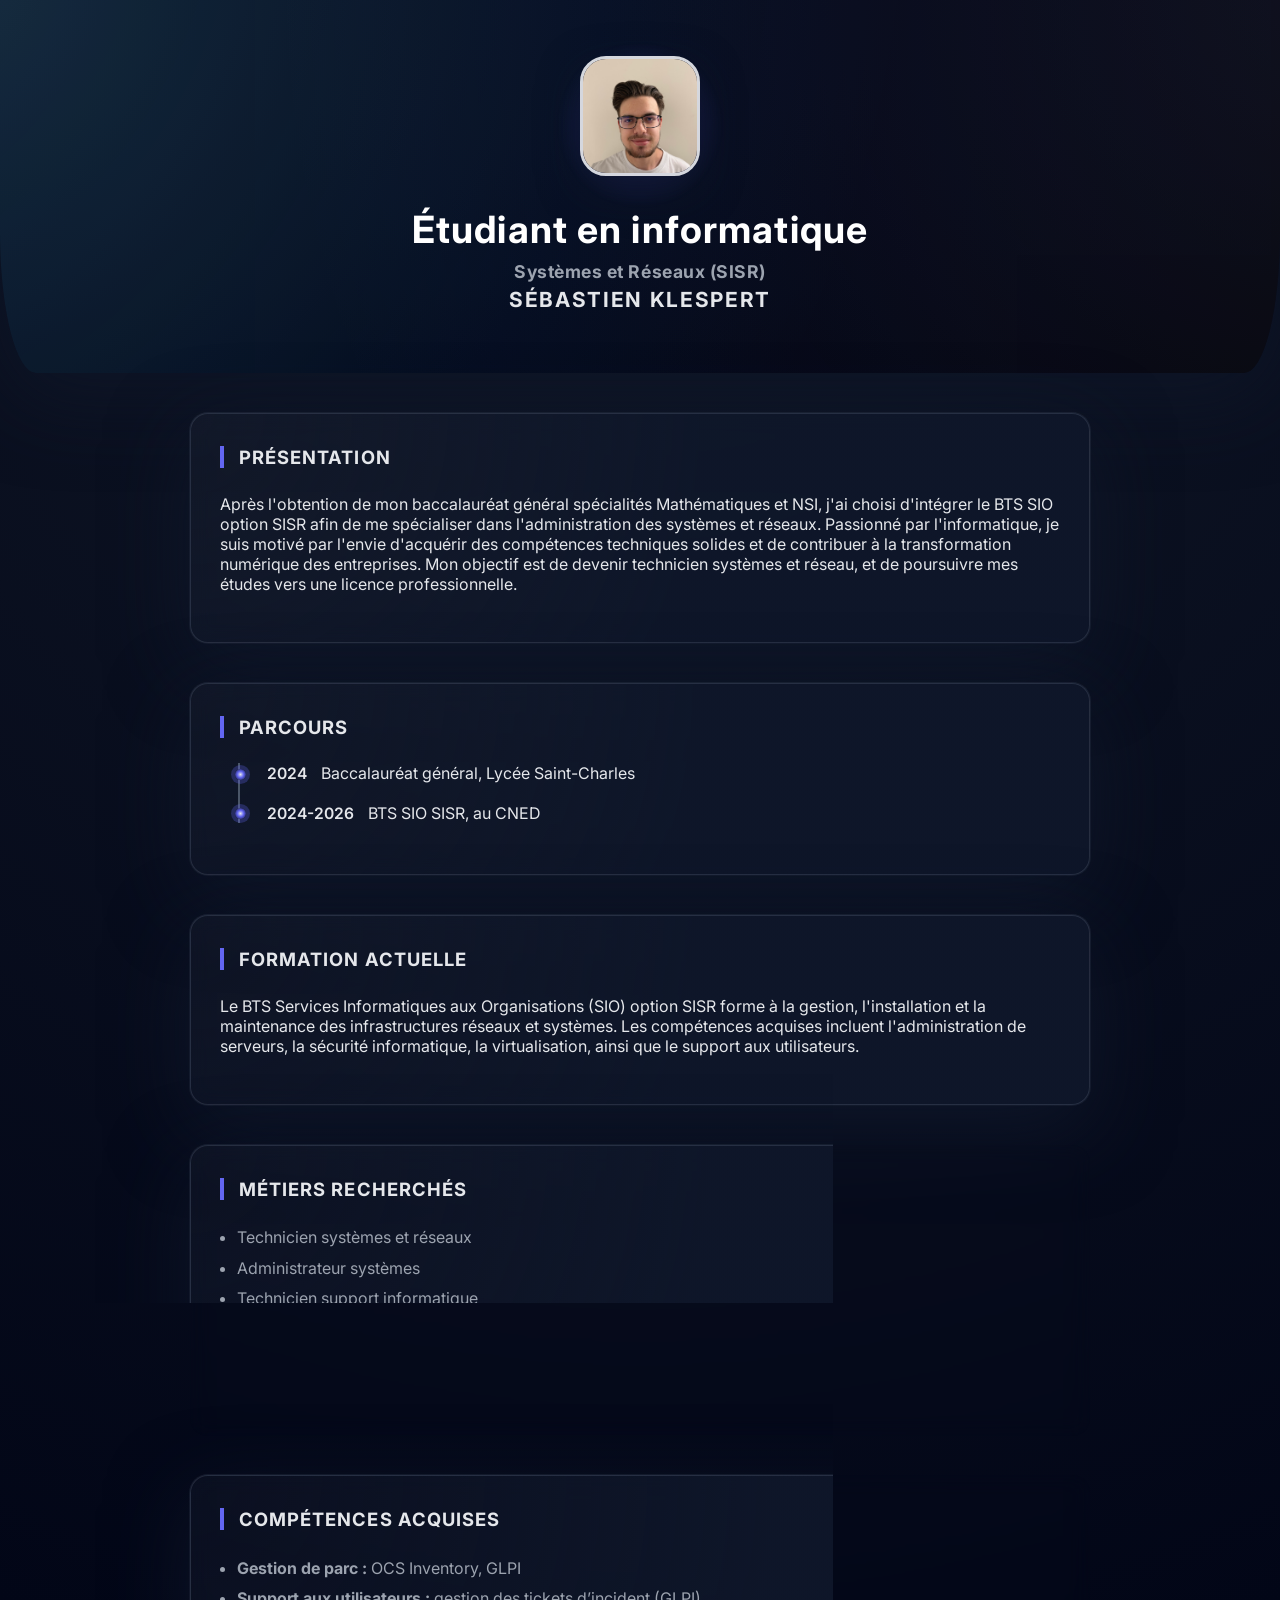
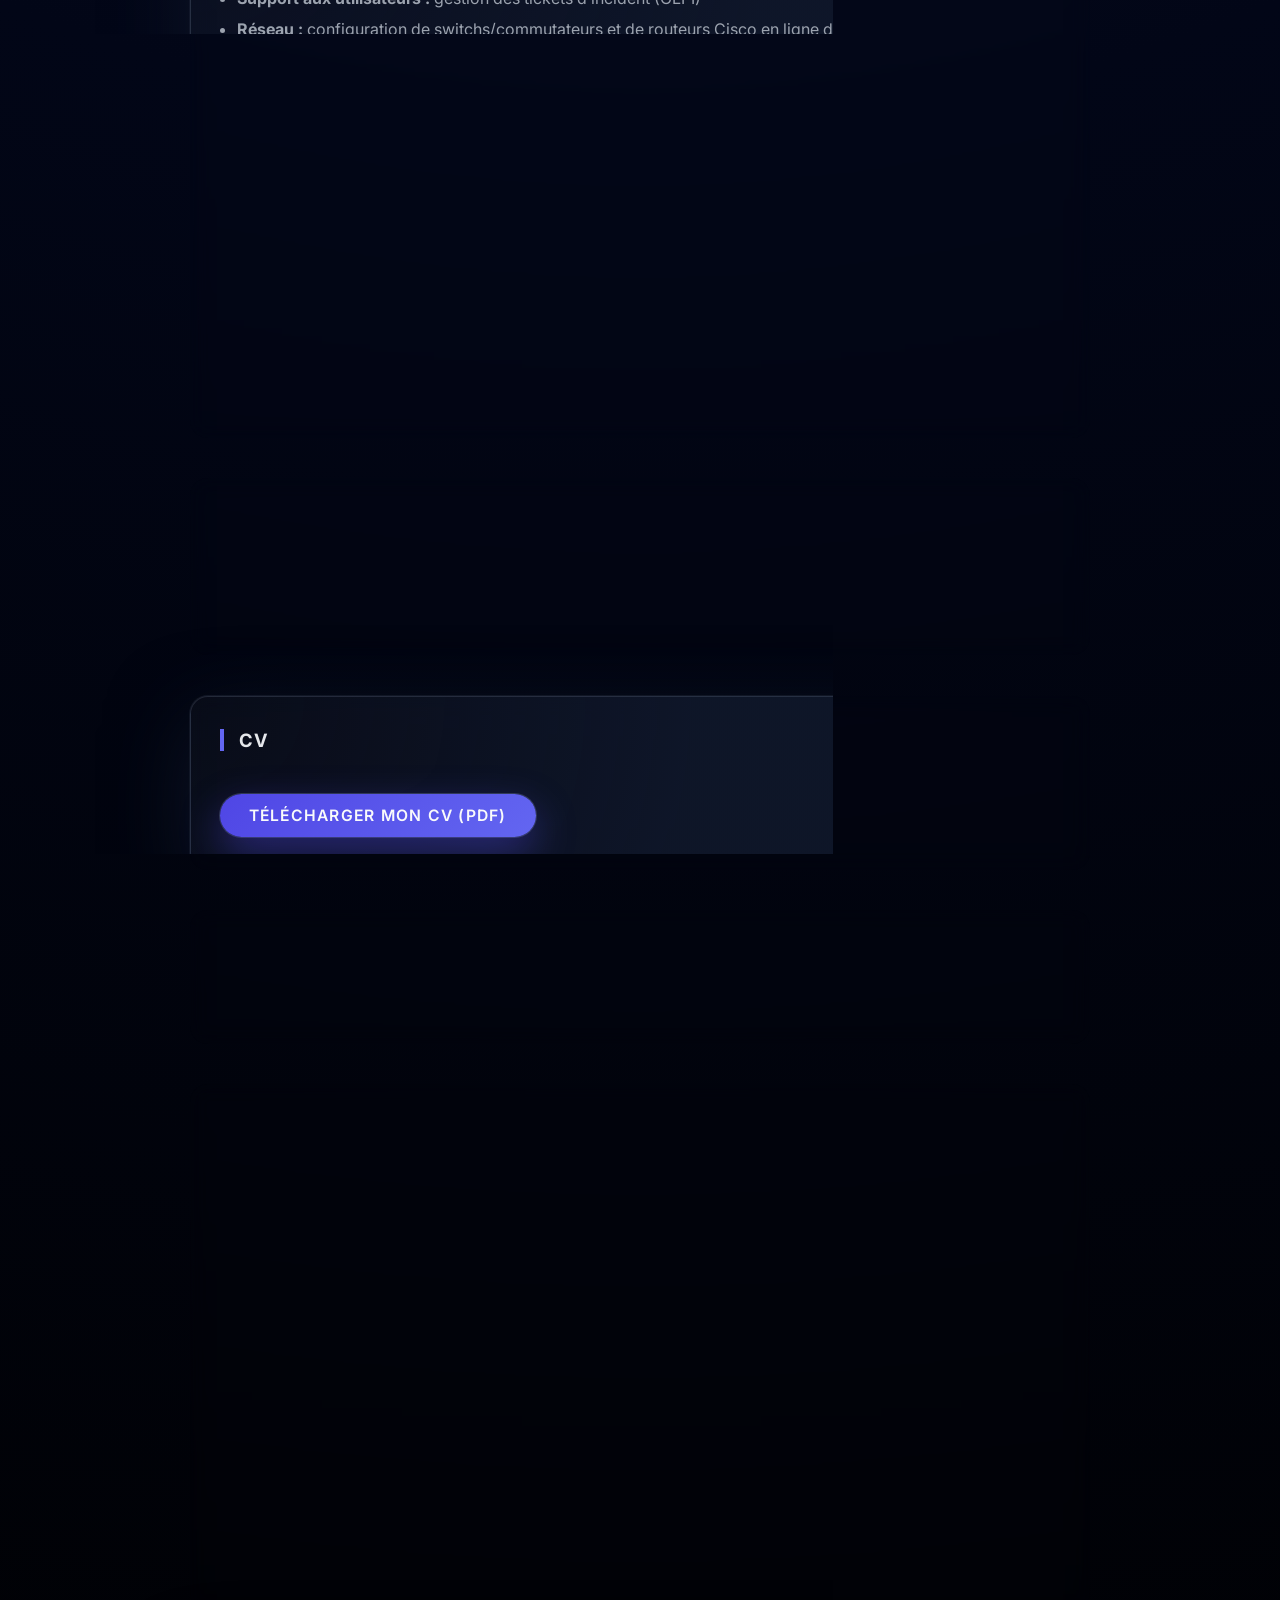
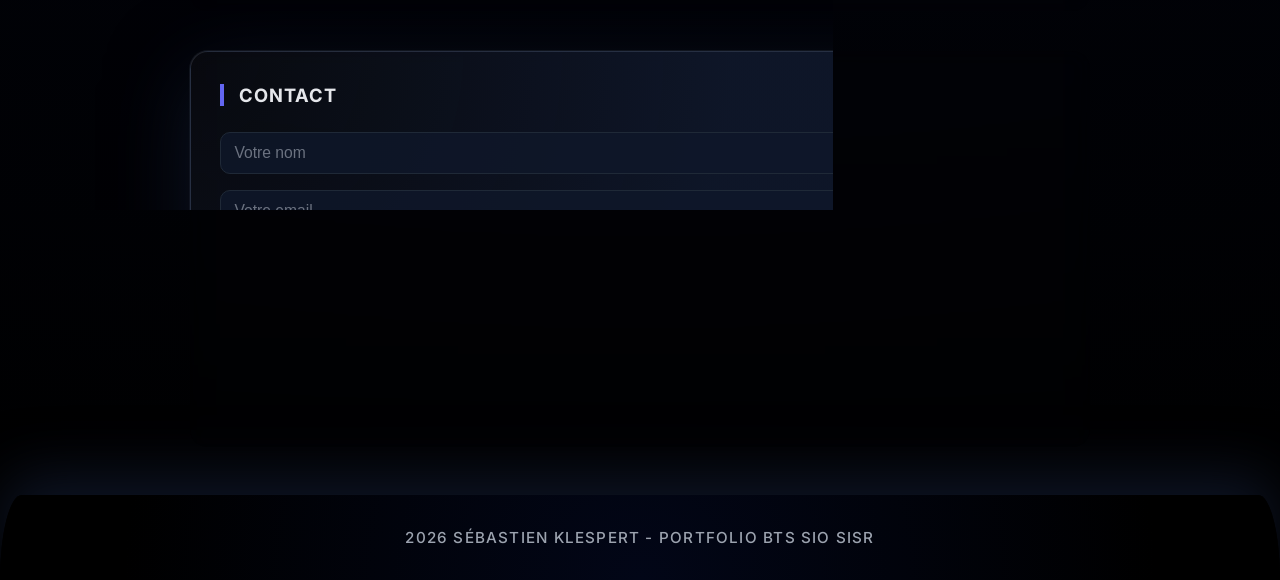
<file: index.html>
<!DOCTYPE html>
<html lang="fr">
<head>
    <meta charset="UTF-8">
    <meta name="viewport" content="width=device-width, initial-scale=1.0">
    <title>Portfolio - Étudiant SISR</title>
    <link rel="stylesheet" href="style.css">
</head>
<body>
    <!-- Entête -->
    <header>
        <img src="assets/photo.jpg" alt="Photo de profil" class="photo-profil">
        <h1>Étudiant en informatique</h1>
        <h2>Systèmes et Réseaux (SISR)</h2>
        <p class="nom">Sébastien KLESPERT</p>
    </header>

    <!-- Présentation personnelle -->
    <section>
        <h3>Présentation</h3>
        <p>
            Après l'obtention de mon baccalauréat général spécialités Mathématiques et NSI, j'ai choisi d'intégrer le BTS SIO option SISR afin de me spécialiser dans l'administration des systèmes et réseaux. Passionné par l'informatique, je suis motivé par l'envie d'acquérir des compétences techniques solides et de contribuer à la transformation numérique des entreprises. Mon objectif est de devenir technicien systèmes et réseau, et de poursuivre mes études vers une licence professionnelle.
        </p>
    </section>

    <!-- Historique du parcours -->
    <section>
        <h3>Parcours</h3>
        <div class="timeline">
            <div class="timeline-item">
                <span class="timeline-date">2024</span>
                <span>Baccalauréat général, Lycée Saint-Charles</span>
            </div>
            <div class="timeline-item">
                <span class="timeline-date">2024-2026</span>
                <span>BTS SIO SISR, au CNED</span>
            </div>
            <!-- Ajoute ici tes expériences pro si besoin -->
        </div>
    </section>

    <!-- Formation actuelle -->
    <section>
        <h3>Formation actuelle</h3>
        <p>
            Le BTS Services Informatiques aux Organisations (SIO) option SISR forme à la gestion, l'installation et la maintenance des infrastructures réseaux et systèmes. Les compétences acquises incluent l'administration de serveurs, la sécurité informatique, la virtualisation, ainsi que le support aux utilisateurs.
        </p>
    </section>

    <!-- Métiers recherchés -->
    <section>
        <h3>Métiers recherchés</h3>
        <ul>
            <li>Technicien systèmes et réseaux</li>
            <li>Administrateur systèmes</li>
            <li>Technicien support informatique</li>
        </ul>
        <p>
            Je m'intéresse particulièrement au métier <strong>de technicien systèmes et réseau</strong>, car il combine gestion technique et résolution de problèmes complexes. <br>
            <a href="https://drive.google.com/file/d/1WDDbqxFNLMNxs05x6AWESnA1yeuXv3iz/view?usp=sharing" target="_blank">Voir la carte heuristique</a>
        </p>
    </section>

    <!-- Compétences -->
<section>
    <h3>Compétences acquises</h3>
    <ul>
        <li><strong>Gestion de parc :</strong> OCS Inventory, GLPI</li>
        <li><strong>Support aux utilisateurs :</strong> gestion des tickets d’incident (GLPI)</li>
        <li><strong>Réseau :</strong> configuration de switchs/commutateurs et de routeurs Cisco en ligne de commande (CLI)</li>

        <li><strong>Système et réseau :</strong>
            <ul>
                <li>Installation et configuration de base d’OS : Windows, Debian, Ubuntu</li>
                <li>Gestion des comptes et groupes utilisateurs locaux : Windows 11, Debian, Ubuntu Desktop</li>
                <li>Gestion des comptes, groupes et GPO dans un domaine Active Directory</li>
                <li>Gestion des services d’impression et de sauvegarde : Microsoft Windows Server</li>
                <li>Installation du service Web : Apache 2 (Debian)</li>
                <li>Installation de bases de données : MariaDB (Debian)</li>
            </ul>
        </li>

        <li><strong>Outils et management d'infrastructure :</strong>
            <ul>
                <li>Intégration, configuration et management de pare-feu via FortiOS, FortiManager et FortiAnalyzer</li>
                <li>Maîtrise du logiciel HPE Intelligent Management Center pour la gestion de switchs Aruba</li>
                <li>Maîtrise du logiciel Remote Desktop Manager pour la gestion de tout type d'équipements réseau (switchs, routeurs, pare-feu)</li>
            </ul>
        </li>
    </ul>
</section>

    <!-- Projets (vignettes) -->
    <section>
        <h3>Projets</h3>
        <div class="vignettes">
            <a href="stage1.html" class="vignette">
                <div>Projet de stage</div>
            </a>
            <a href="atelier1-2.html" class="vignette">
                <div>Atelier 1-2 de professionalisation</div>
            </a>
        </div>
    </section>

    <!-- CV -->
    <section>
        <h3>CV</h3>
        <a href="assets/cv.pdf" target="_blank" class="btn">Télécharger mon CV (PDF)</a>
    </section>
    <section>
        <h3>Tableau de synthèse</h3>
        <a href="tableau de synthese.html" class="vignette">Tabkeau de synthèse</a>
    </section>
 <!-- Veille informationnelle -->
<section>
    <h3>Ma veille informationnelle</h3>

    <p>
        Je suis quotidiennement les publications de l'<a href="https://cyber.gouv.fr/" target="_blank"><strong>ANSSI</strong></a>
        et du <a href="https://www.cert.ssi.gouv.fr/" target="_blank"><strong>CERT-FR</strong></a>.
        J'effectue également une veille via <a href="https://www.linkedin.com/" target="_blank"><strong>LinkedIn</strong></a>
        afin de suivre les actualités du secteur IT, les retours d'expérience et les évolutions technologiques.
    </p>

    <ul>
        <li>
            <strong>Vigilance ANSSI</strong> : Suivi des cybermenaces ciblant les SI critiques et recommandations de durcissement (hardening) des pare-feux et switchs.
        </li>
        <li>
            <strong>Alertes CERT-FR</strong> : CVE Fortigate, failles Aruba, exploitation active de protocoles réseau (DHCP spoofing, VLAN hopping).
        </li>
        <li>
            <strong>LinkedIn</strong> : Suivi d'experts en cybersécurité, administrateurs systèmes et réseaux, ainsi que des actualités des entreprises du secteur.
        </li>
        <li>
            <strong>YouTube - Micode</strong> :
            <a href="https://www.youtube.com/@Micode" target="_blank">Micode</a>
            propose des analyses sur la cybersécurité, les enquêtes numériques et les technologies émergentes.
        </li>
        <li>
            <strong>YouTube - Underscore_</strong> :
            <a href="https://www.youtube.com/@Underscore_" target="_blank">Underscore_</a>
            aborde les sujets liés à l'infrastructure, aux réseaux, au cloud et à la sécurité informatique.
        </li>
    </ul>

    <p>
        Cette veille me permet d'anticiper les failles de sécurité, de suivre l'évolution des technologies réseaux et cybersécurité,
        et d'appliquer rapidement les bonnes pratiques ainsi que les correctifs sur les infrastructures que j'administre.
    </p>
</section>

    <!-- Contact -->
    <section>
        <h3>Contact</h3>
        <form action="sebastien.klespert@gmail.com" method="POST" enctype="text/plain">
            <input type="text" name="name" placeholder="Votre nom" required>
            <input type="email" name="email" placeholder="Votre email" required>
            <textarea name="message" placeholder="Votre message" required></textarea>
            <button type="submit">Envoyer</button>
        </form>
    </section>

    <footer>
        <p>2026 Sébastien KLESPERT - Portfolio BTS SIO SISR</p>
    </footer>
</body>
</html>
</file>
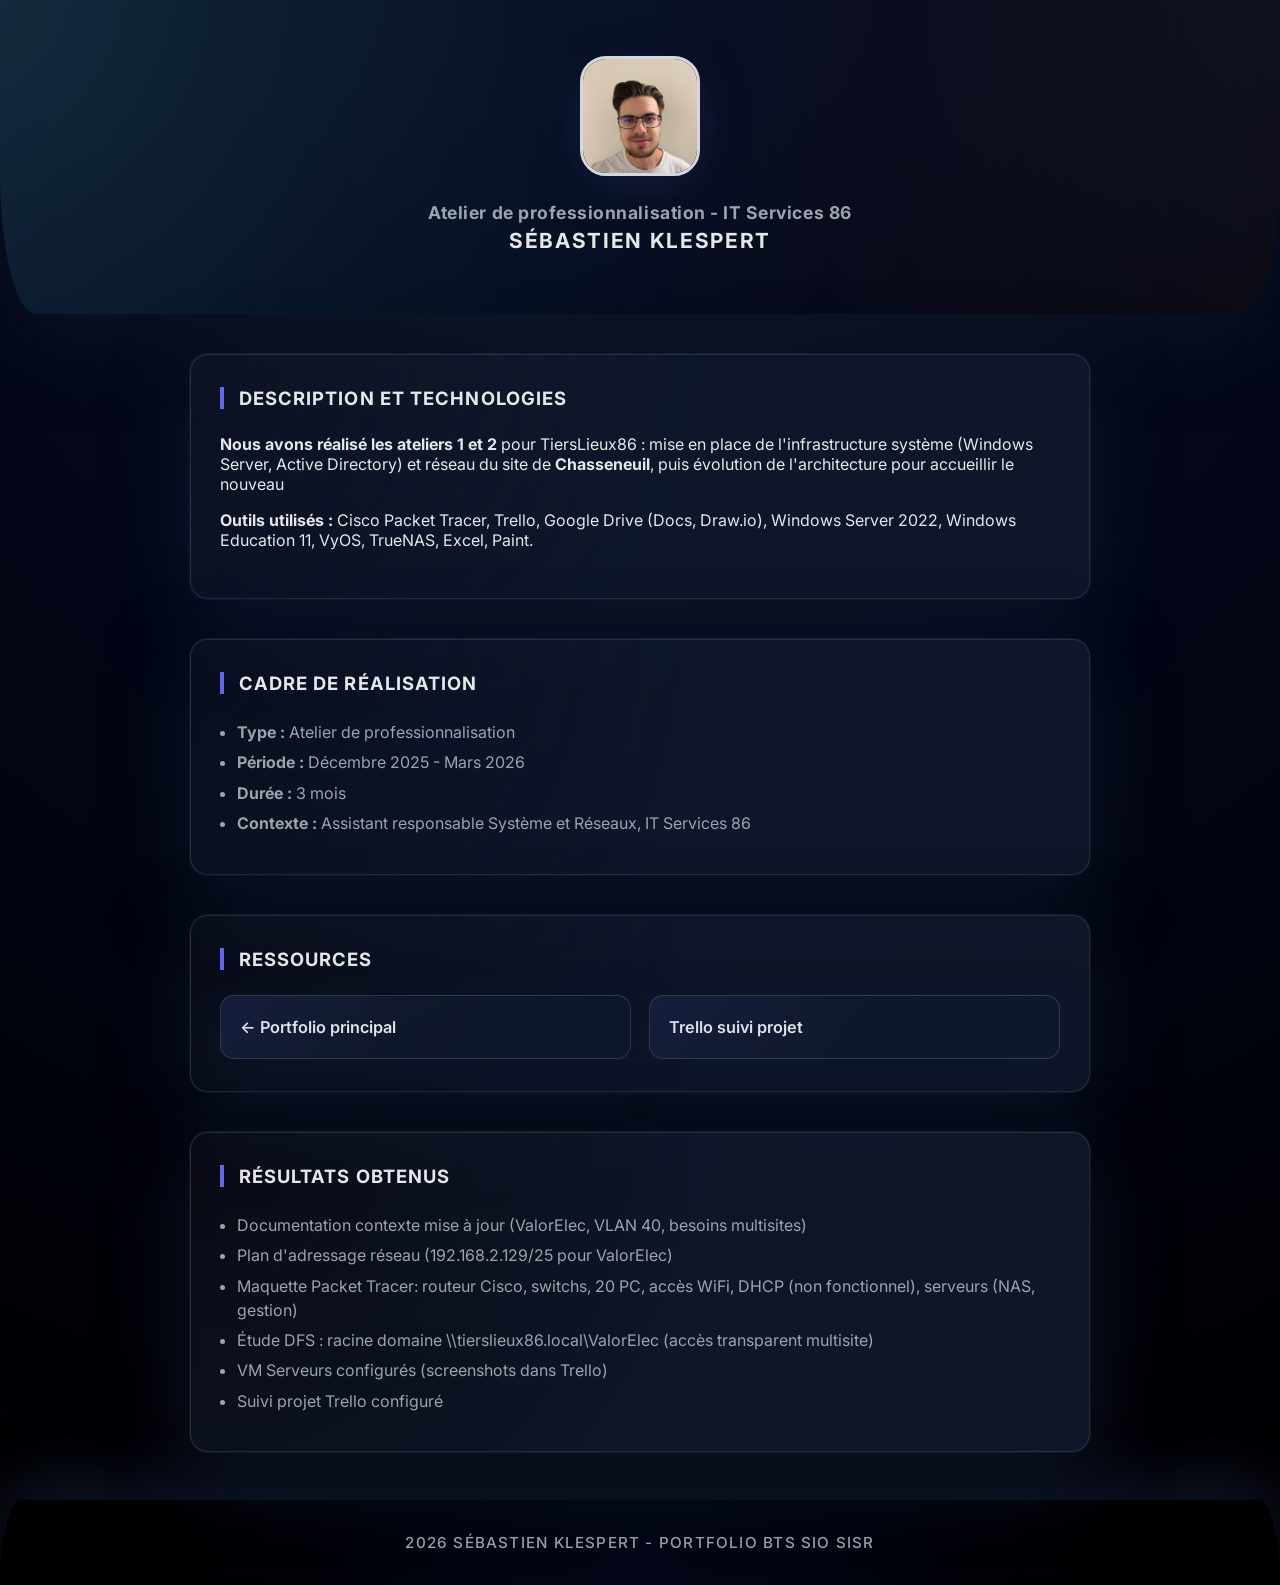
<file: atelier1-2.html>
<!DOCTYPE html>
<html lang="fr">
<head>
    <meta charset="UTF-8">
    <meta name="viewport" content="width=device-width, initial-scale=1.0">
    <title>Atelier 1-2 de professionalisation - Portfolio Sébastien Klespert</title>
    <link rel="stylesheet" href="style.css">
</head>
<body>
    <header>
        <img src="assets/photo.jpg" alt="Photo de profil" class="photo-profil">
        <h2>Atelier de professionnalisation - IT Services 86</h2>
        <p class="nom">Sébastien KLESPERT</p>
    </header>

<section>
    <h3>Description et technologies</h3>
    <p>
        <strong>Nous avons réalisé les ateliers 1 et 2</strong> pour TiersLieux86 : mise en place 
        de l'infrastructure système (Windows Server, Active Directory) et réseau du site de 
        <strong>Chasseneuil</strong>, puis évolution de l'architecture pour accueillir le nouveau 
    </p>
    <p><strong>Outils utilisés :</strong> Cisco Packet Tracer, Trello, Google Drive (Docs, Draw.io), Windows Server 2022, Windows Education 11, VyOS, TrueNAS, Excel, Paint.</p>
</section>

    <section>
        <h3>Cadre de réalisation</h3>
        <ul>
            <li><strong>Type :</strong> Atelier de professionnalisation</li>
            <li><strong>Période :</strong> Décembre 2025 - Mars 2026</li>
            <li><strong>Durée :</strong> 3 mois</li>
            <li><strong>Contexte :</strong> Assistant responsable Système et Réseaux, IT Services 86</li>
        </ul>
    </section>

<section>
    <h3>Ressources</h3>
    <div class="vignettes">
        <a href="https://sklespert.github.io/portfolio/" class="vignette">
            <div>← Portfolio principal</div>
        </a>
        <a href="https://trello.com/invite/b/69c9ac25f9203654609b2003/ATTIa1a81873d9d763b6406865cc815923e37C8AEB21/atelier-1-et-2-de-professionalisation" class="vignette" target="_blank">
            <div>Trello suivi projet</div>
        </a>
    </div>
</section>

    <section>
        <h3>Résultats obtenus</h3>
        <ul>
            <li>Documentation contexte mise à jour (ValorElec, VLAN 40, besoins multisites)</li>
            <li>Plan d'adressage réseau (192.168.2.129/25 pour ValorElec)</li>
            <li>Maquette Packet Tracer: routeur Cisco, switchs, 20 PC, accès WiFi, DHCP (non fonctionnel), serveurs (NAS, gestion)</li>
            <li>Étude DFS : racine domaine \\tierslieux86.local\ValorElec (accès transparent multisite)</li>
            <li>VM Serveurs configurés (screenshots dans Trello)</li>
            <li>Suivi projet Trello configuré</li>
        </ul>
    </section>

    <footer>
        <p>2026 Sébastien KLESPERT - Portfolio BTS SIO SISR</p>
    </footer>
</body>
</html>
</file>
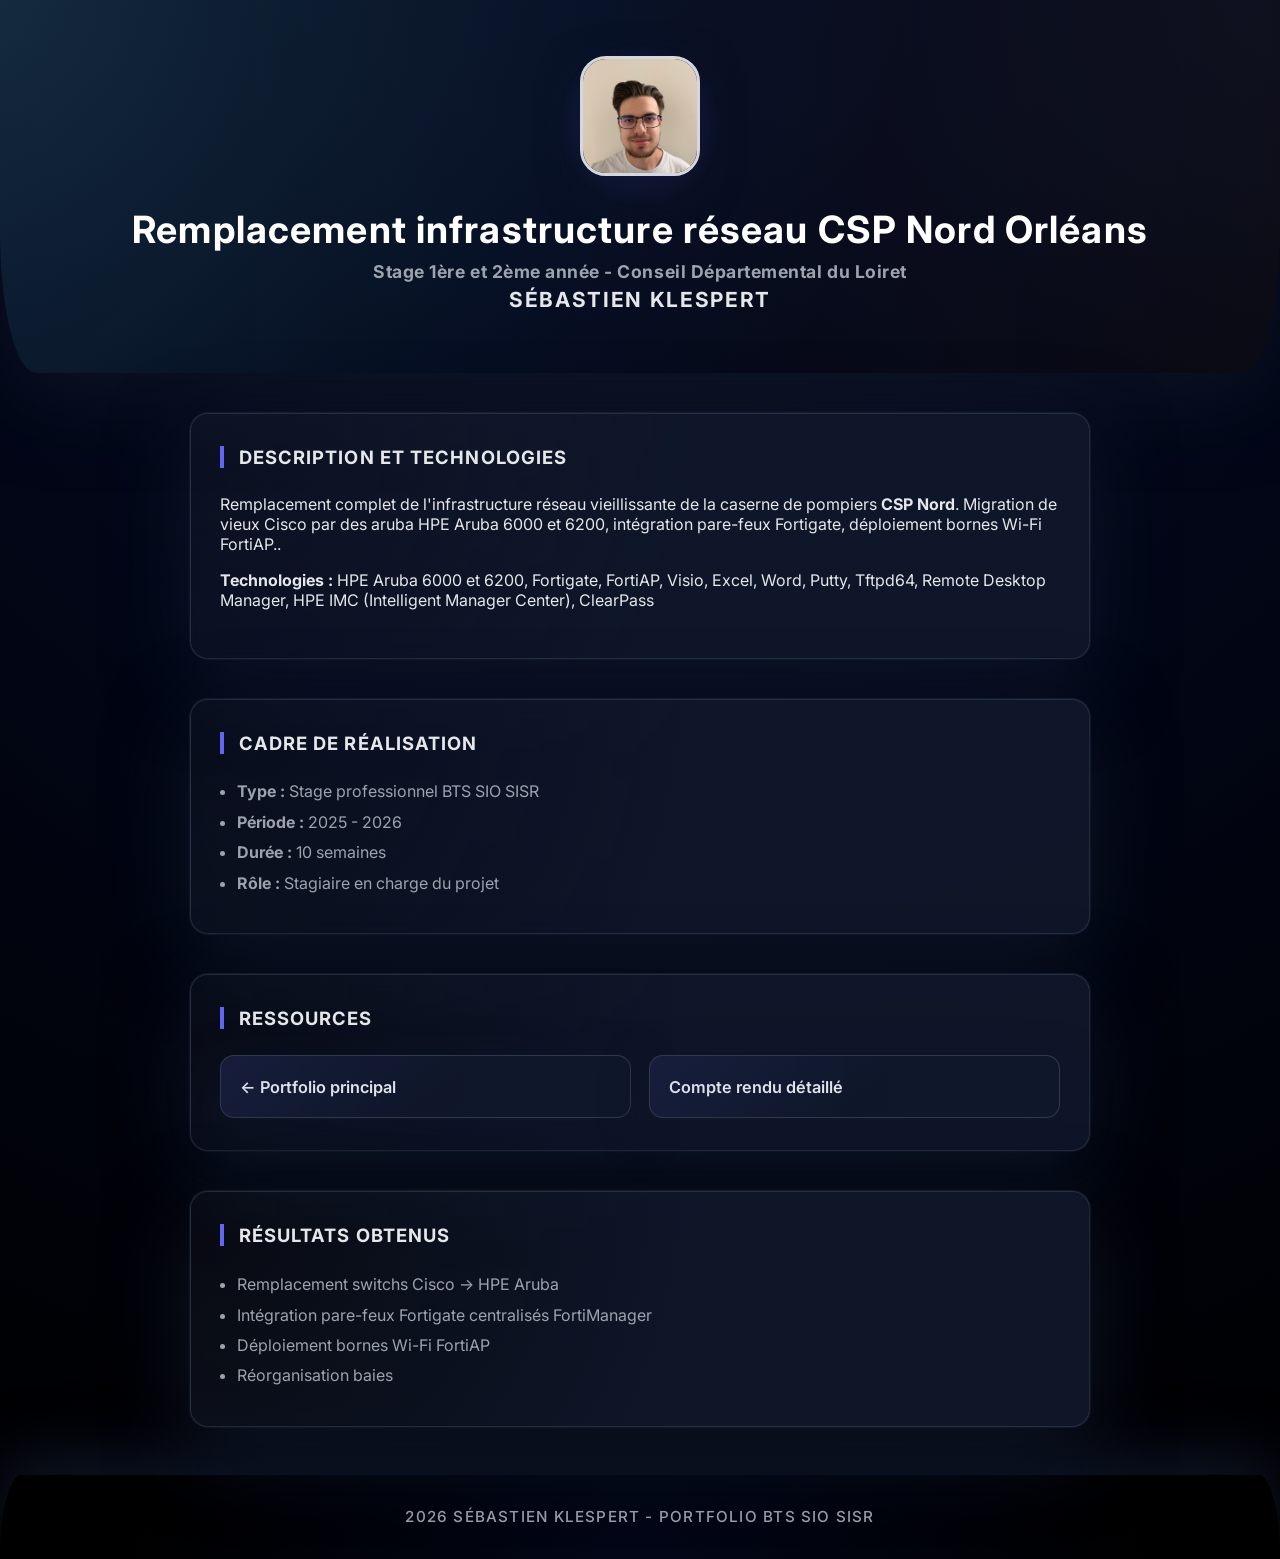
<file: stage1.html>
<!DOCTYPE html>
<html lang="fr">
<head>
    <meta charset="UTF-8">
    <meta name="viewport" content="width=device-width, initial-scale=1.0">
    <title>Stage 1 - CSP Nord - Portfolio Sébastien Klespert</title>
    <link rel="stylesheet" href="style.css">
</head>
<body>
    <header>
        <img src="assets/photo.jpg" alt="Photo de profil" class="photo-profil">
        <h1>Remplacement infrastructure réseau CSP Nord Orléans</h1>
        <h2>Stage 1ère et 2ème année - Conseil Départemental du Loiret</h2>
        <p class="nom">Sébastien KLESPERT</p>
    </header>

    <section>
        <h3>Description et technologies</h3>
        <p>
            Remplacement complet de l'infrastructure réseau vieillissante de la caserne de pompiers 
            <strong>CSP Nord</strong>. Migration de vieux Cisco par des aruba HPE Aruba 6000 et 6200, intégration pare-feux 
            Fortigate, déploiement bornes Wi-Fi FortiAP..
        </p>
        <p><strong>Technologies :</strong> HPE Aruba 6000 et 6200, Fortigate, FortiAP, Visio, Excel, Word, Putty, Tftpd64, Remote Desktop Manager, HPE IMC (Intelligent Manager Center), ClearPass</p>
    </section>

    <section>
        <h3>Cadre de réalisation</h3>
        <ul>
            <li><strong>Type :</strong> Stage professionnel BTS SIO SISR</li>
            <li><strong>Période :</strong> 2025 - 2026</li>
            <li><strong>Durée :</strong> 10 semaines</li>
            <li><strong>Rôle :</strong> Stagiaire en charge du projet</li>
        </ul>
    </section>

    <section>
        <h3>Ressources</h3>
        <div class="vignettes">
            <a href="https://sklespert.github.io/portfolio/" class="vignette">
                <div>← Portfolio principal</div>
            </a>
            <a href="https://docs.google.com/document/d/1rq5ygzq3wE39WxMRUkR_lGFbIdAd3ZWE4OXmo5t6Drg/edit?usp=sharing" class="vignette" target="_blank">
                <div>Compte rendu détaillé</div>
            </a>
        </div>
    </section>

    <section>
        <h3>Résultats obtenus</h3>
        <ul>
            <li>Remplacement switchs Cisco → HPE Aruba</li>
            <li>Intégration pare-feux Fortigate centralisés FortiManager</li>
            <li>Déploiement bornes Wi-Fi FortiAP</li>
            <li>Réorganisation baies</li>
        </ul>
    </section>

    <footer>
        <p>2026 Sébastien KLESPERT - Portfolio BTS SIO SISR</p>
    </footer>
</body>
</html>
</file>
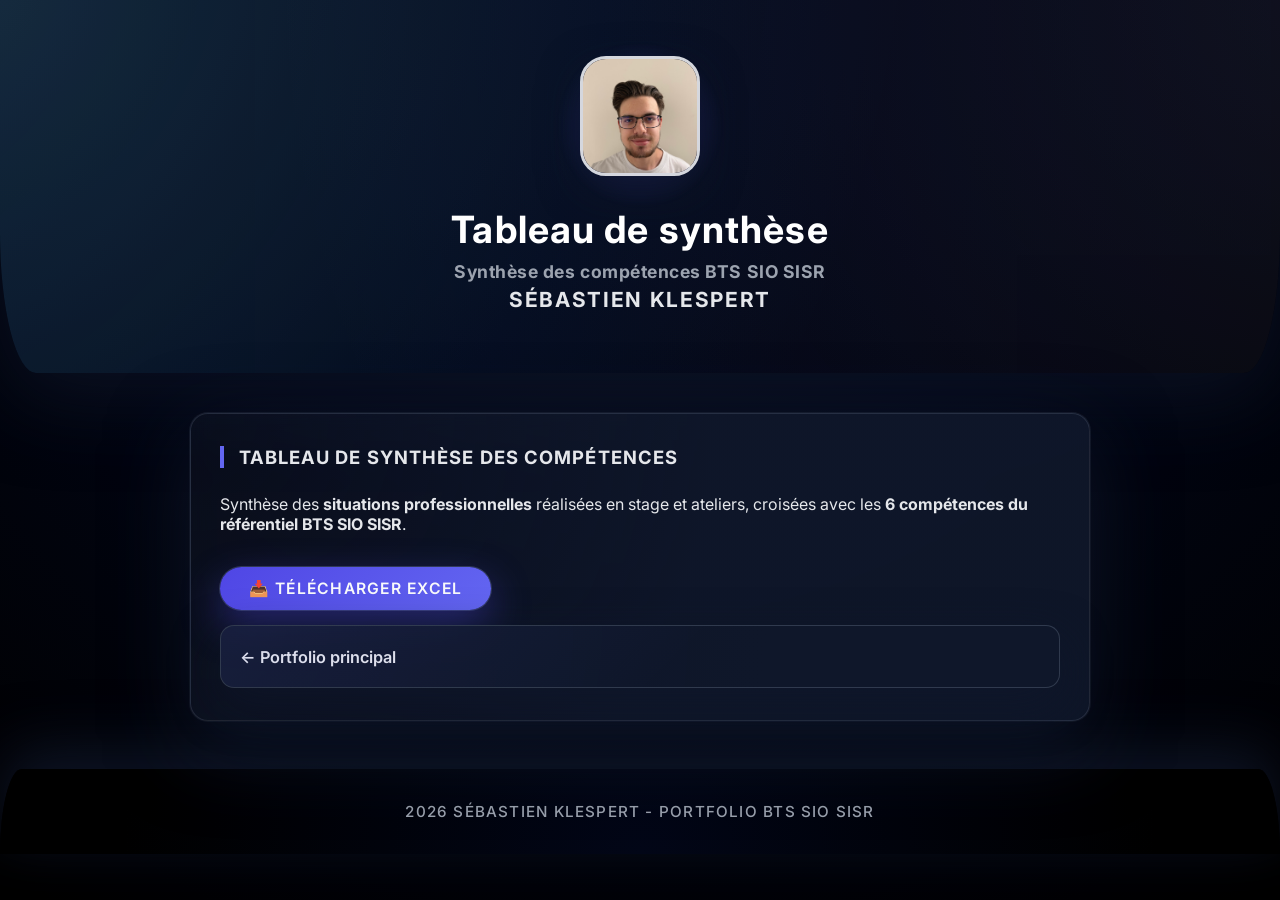
<file: tableau de synthese.html>
<!DOCTYPE html>
<html lang="fr">
<head>
    <meta charset="UTF-8">
    <meta name="viewport" content="width=device-width, initial-scale=1.0">
    <title>Tableau de synthèse - Portfolio Sébastien Klespert</title>
    <link rel="stylesheet" href="style.css">
</head>
<body>
    <header>
        <img src="assets/photo.jpg" alt="Photo de profil" class="photo-profil">
        <h1>Tableau de synthèse</h1>
        <h2>Synthèse des compétences BTS SIO SISR</h2>
        <p class="nom">Sébastien KLESPERT</p>
    </header>

    <section>
        <h3>Tableau de synthèse des compétences</h3>
        <p>
            Synthèse des <strong>situations professionnelles</strong> réalisées en stage et ateliers,
            croisées avec les <strong>6 compétences du référentiel BTS SIO SISR</strong>.
        </p>
        <p style="font-size: 0.9rem; color: var(--text-muted); margin-top: 1rem;">
            <a href="assets/Tableau de synthèse.xlsx" rel="noopener" class="btn">📥 Télécharger Excel</a>
        </p>
        <div class="vignettes">
        <a href="https://sklespert.github.io/portfolio/" class="vignette">
            <div>← Portfolio principal</div>
        </a>
    </section>
    <footer>
        <p>2026 Sébastien KLESPERT - Portfolio BTS SIO SISR</p>
    </footer>
</body>
</html>
</file>
<file: style.css>
@import url('https://fonts.googleapis.com/css2?family=Inter:wght@400;600;700&display=swap');

:root {
    --bg: #050816;
    --bg-soft: #0f172a;
    --card: #0b1220;
    --accent: #6366f1;
    --accent-soft: rgba(99,102,241,0.16);
    --accent-strong: rgba(99,102,241,0.45);
    --text-main: #e5e7eb;
    --text-muted: #9ca3af;
    --border-subtle: #1f2937;
}

* {
    box-sizing: border-box;
}

body {
    font-family: 'Inter', Arial, sans-serif;
    margin: 0;
    padding: 0;
    background: radial-gradient(circle at top, #111827 0, #020617 45%, #000 100%);
    color: var(--text-main);
    min-height: 100vh;
}

/* HEADER HERO */

header {
    background: radial-gradient(circle at top left, #111827 0, #020617 45%, #000 100%);
    color: #fff;
    text-align: center;
    padding: 3.5rem 1rem 2.5rem 1rem;
    border-bottom-left-radius: 36px 11vw;
    border-bottom-right-radius: 36px 11vw;
    box-shadow: 0 24px 80px rgba(15,23,42,0.65);
    position: relative;
    overflow: hidden;
}

/* légère texture “glow” dans le header */
header::before {
    content: "";
    position: absolute;
    inset: -40%;
    background:
        radial-gradient(circle at 10% 0, rgba(56,189,248,0.22) 0, transparent 55%),
        radial-gradient(circle at 80% 20%, rgba(129,140,248,0.18) 0, transparent 55%);
    opacity: 0.7;
    pointer-events: none;
}

/* gradient derrière la photo */
header::after {
    content: "";
    position: absolute;
    width: 180px;
    height: 180px;
    top: 2.2rem;
    left: 50%;
    transform: translateX(-50%);
    background: radial-gradient(circle, rgba(79,70,229,0.35) 0, transparent 65%);
    filter: blur(2px);
    z-index: 0;
}

.photo-profil {
    width: 120px;
    height: 120px;
    border-radius: 26px;
    border: 3px solid rgba(248,250,252,0.85);
    margin-bottom: 1.1rem;
    object-fit: cover;
    box-shadow: 0 14px 40px rgba(15,23,42,0.65);
    position: relative;
    z-index: 1;
}

/* petit badge “status” */
.photo-profil::after {
    content: "";
}

/* nom + sous-titre */

.nom {
    font-size: 1.3rem;
    margin-top: 0.3rem;
    font-weight: 700;
    letter-spacing: 0.08em;
    text-transform: uppercase;
    color: #e5e7eb;
    position: relative;
    z-index: 1;
}

h1, h2 {
    margin: 0.25em 0;
    font-weight: 700;
    letter-spacing: 0.03em;
    position: relative;
    z-index: 1;
}

h1 {
    font-size: 2.35rem;
}

h2 {
    font-size: 1.1rem;
    color: #9ca3af;
}

/* SECTION CARDS */

section {
    max-width: 900px;
    margin: 2.5rem auto;
    background: radial-gradient(circle at top left, rgba(148,163,184,0.05) 0, rgba(15,23,42,0.95) 55%);
    border-radius: 18px;
    padding: 2rem 1.8rem;
    box-shadow:
        0 24px 80px rgba(15,23,42,0.85),
        0 0 0 1px rgba(148,163,184,0.12);
    position: relative;
    z-index: 1;
    transition: transform 0.25s ease, box-shadow 0.25s ease, border 0.25s ease;
    border: 1px solid rgba(148,163,184,0.18);
    backdrop-filter: blur(10px);
}

section::before {
    content: "";
    position: absolute;
    inset: -1px;
    border-radius: inherit;
    padding: 1px;
    background: linear-gradient(135deg, rgba(129,140,248,0.4), rgba(56,189,248,0.1));
    opacity: 0;
    transition: opacity 0.25s ease;
    z-index: -1;
}

section:hover {
    transform: translateY(-4px);
    box-shadow:
        0 32px 100px rgba(15,23,42,0.95),
        0 0 0 1px rgba(129,140,248,0.3);
}

section:hover::before {
    opacity: 1;
}

h3 {
    color: #e5e7eb;
    margin-top: 0;
    font-size: 1.15rem;
    border-left: 4px solid var(--accent);
    padding-left: 0.8em;
    margin-bottom: 1.4em;
    letter-spacing: 0.06em;
    text-transform: uppercase;
}

/* TIMELINE */

.timeline {
    border-left: 2px solid rgba(148,163,184,0.45);
    margin-left: 18px;
    padding-left: 18px;
    position: relative;
}

.timeline-item {
    margin-bottom: 1.2rem;
    position: relative;
    padding-left: 0.6rem;
}

.timeline-item::before {
    content: "";
    position: absolute;
    left: -23px;
    top: 0.35rem;
    width: 11px;
    height: 11px;
    border-radius: 999px;
    background: radial-gradient(circle, #e5e7eb 0, var(--accent) 40%, #020617 100%);
    box-shadow: 0 0 0 4px rgba(99,102,241,0.28);
}

.timeline-date {
    font-weight: 600;
    color: #e5e7eb;
    margin-right: 10px;
    font-size: 0.98em;
}

.timeline-item p {
    margin: 0.25rem 0 0.15rem 0;
    color: var(--text-muted);
}

/* LISTES */

ul {
    padding-left: 1.1em;
    margin: 0.4rem 0 0 0;
}

ul li {
    margin-bottom: 0.4em;
    line-height: 1.5;
    color: var(--text-muted);
}

/* VIGNETTES / PROJETS */

.vignettes {
    display: flex;
    gap: 1.1rem;
    flex-wrap: wrap;
}

.vignette {
    background: radial-gradient(circle at top left, rgba(15,23,42,0.85) 0, rgba(15,23,42,1) 65%);
    border-radius: 14px;
    padding: 1.3rem 1.2rem;
    text-align: left;
    flex: 1 1 180px;
    font-weight: 600;
    color: #e5e7eb;
    text-decoration: none;
    box-shadow: 0 16px 45px rgba(15,23,42,0.8);
    font-size: 1.02rem;
    transition: transform 0.2s ease, box-shadow 0.2s ease, background 0.2s ease, border 0.2s ease;
    position: relative;
    border: 1px solid rgba(148,163,184,0.25);
    overflow: hidden;
}

/* petit gradient en haut de la vignette */
.vignette::before {
    content: "";
    position: absolute;
    inset: 0;
    background: linear-gradient(135deg, rgba(99,102,241,0.18), transparent 55%);
    opacity: 0.55;
    pointer-events: none;
}

.vignette:hover {
    background: radial-gradient(circle at top left, rgba(30,64,175,0.9) 0, rgba(15,23,42,1) 65%);
    box-shadow: 0 24px 70px rgba(15,23,42,0.95);
    transform: translateY(-4px) scale(1.01);
    border-color: rgba(129,140,248,0.9);
    color: #f9fafb;
}

/* BOUTONS */

.btn,
button[type="submit"] {
    display: inline-flex;
    align-items: center;
    justify-content: center;
    gap: 0.35rem;
    background: linear-gradient(135deg, #4f46e5, #6366f1);
    color: #f9fafb;
    padding: 0.75rem 1.8rem;
    border-radius: 999px;
    text-decoration: none;
    margin-top: 1.1rem;
    font-weight: 600;
    font-size: 0.98rem;
    letter-spacing: 0.08em;
    box-shadow:
        0 16px 40px rgba(79,70,229,0.45),
        0 0 0 1px rgba(191,219,254,0.2);
    border: none;
    transition: transform 0.18s ease, box-shadow 0.18s ease, filter 0.18s ease;
    cursor: pointer;
    text-transform: uppercase;
}

.btn:hover,
button[type="submit"]:hover {
    transform: translateY(-1px) scale(1.02);
    box-shadow:
        0 22px 55px rgba(79,70,229,0.75),
        0 0 0 1px rgba(191,219,254,0.6);
    filter: brightness(1.05);
}

/* FORMULAIRE */

form {
    display: flex;
    flex-direction: column;
    gap: 1rem;
    margin-top: 1.2rem;
}

input,
textarea {
    padding: 0.7rem 0.85rem;
    border: 1px solid var(--border-subtle);
    border-radius: 10px;
    font-size: 0.98rem;
    background: rgba(15,23,42,0.85);
    color: var(--text-main);
    transition: border-color 0.18s ease, box-shadow 0.18s ease, background 0.18s ease, transform 0.18s ease;
    outline: none;
}

input::placeholder,
textarea::placeholder {
    color: #6b7280;
}

input:focus,
textarea:focus {
    border-color: var(--accent);
    background: #020617;
    box-shadow:
        0 0 0 1px rgba(129,140,248,0.6),
        0 18px 40px rgba(15,23,42,0.95);
    transform: translateY(-1px);
}

textarea {
    min-height: 90px;
    resize: vertical;
}

/* FOOTER */

footer {
    text-align: center;
    padding: 1.1rem;
    background: radial-gradient(circle at bottom, #020617 0, #000 80%);
    color: #9ca3af;
    margin-top: 3rem;
    font-weight: 500;
    border-top-left-radius: 36px 11vw;
    border-top-right-radius: 36px 11vw;
    box-shadow: 0 -18px 60px rgba(15,23,42,0.9);
    letter-spacing: 0.08em;
    font-size: 0.95rem;
    text-transform: uppercase;
}

/* RESPONSIVE */

@media (max-width: 700px) {
    header {
        padding: 2.4rem 0.8rem 1.8rem 0.8rem;
    }

    h1 {
        font-size: 1.9rem;
    }

    .nom {
        font-size: 1.05rem;
    }

    section {
        margin: 1.5rem 0.8rem;
        padding: 1.3rem 1rem;
        border-radius: 16px;
    }

    .vignettes {
        flex-direction: column;
        gap: 0.85rem;
    }
}
</file>
